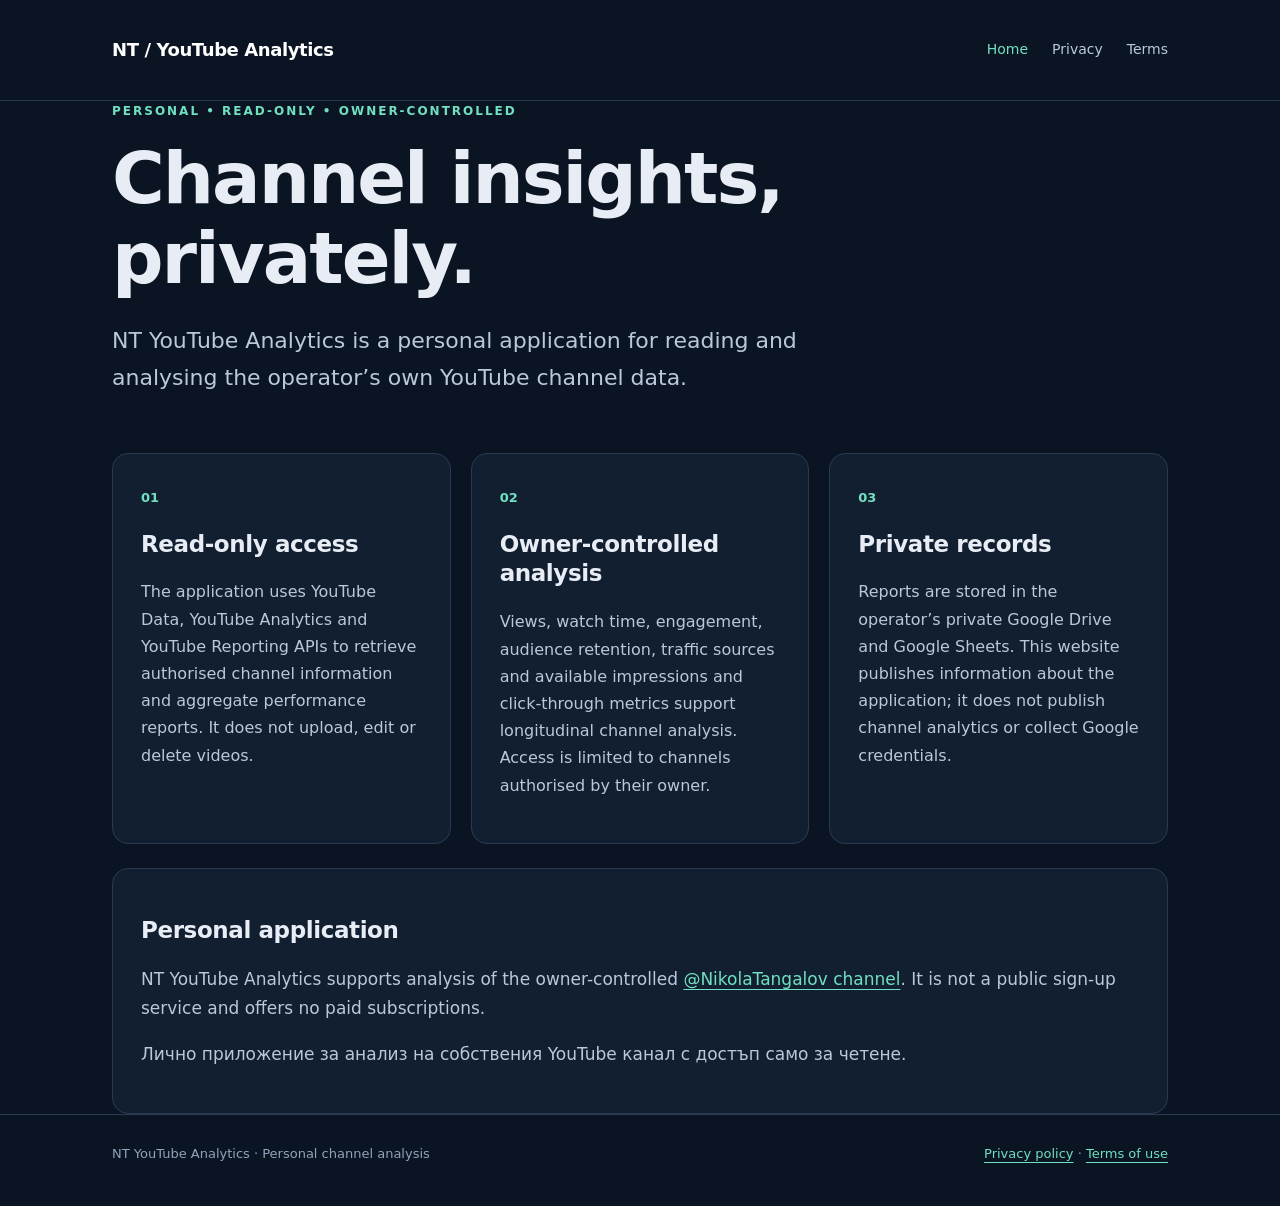
<file: index.html>
<!doctype html><html lang="en"><head><meta charset="utf-8"><meta name="viewport" content="width=device-width, initial-scale=1"><title>Channel insights, privately. · NT YouTube Analytics</title><meta name="description" content="NT YouTube Analytics is a personal application for reading and analysing the operator’s own YouTube channel data."><link rel="stylesheet" href="style.css"></head><body><a class="skip" href="#main">Skip to content</a><header><div class="wrap"><nav aria-label="Main navigation"><a class="brand" href="index.html">NT / YouTube Analytics</a><div class="links"><a href="index.html" aria-current="page">Home</a><a href="privacy.html">Privacy</a><a href="terms.html">Terms</a></div></nav></div></header><main id="main" class="wrap"><div class="eyebrow">Personal • Read-only • Owner-controlled</div><h1>Channel insights, privately.</h1><p class="intro">NT YouTube Analytics is a personal application for reading and analysing the operator’s own YouTube channel data.</p><section class="cards"><article><span class="number">01</span><h2>Read-only access</h2><p>The application uses YouTube Data, YouTube Analytics and YouTube Reporting APIs to retrieve authorised channel information and aggregate performance reports. It does not upload, edit or delete videos.</p></article><article><span class="number">02</span><h2>Owner-controlled analysis</h2><p>Views, watch time, engagement, audience retention, traffic sources and available impressions and click-through metrics support longitudinal channel analysis. Access is limited to channels authorised by their owner.</p></article><article><span class="number">03</span><h2>Private records</h2><p>Reports are stored in the operator’s private Google Drive and Google Sheets. This website publishes information about the application; it does not publish channel analytics or collect Google credentials.</p></article></section><section class="panel"><h2>Personal application</h2><p>NT YouTube Analytics supports analysis of the owner-controlled <a href="https://www.youtube.com/@NikolaTangalov">@NikolaTangalov channel</a>. It is not a public sign-up service and offers no paid subscriptions.</p><p>Лично приложение за анализ на собствения YouTube канал с достъп само за четене.</p></section></main><footer><div class="wrap foot"><span>NT YouTube Analytics · Personal channel analysis</span><span><a href="privacy.html">Privacy policy</a> · <a href="terms.html">Terms of use</a></span></div></footer></body></html>
</file>
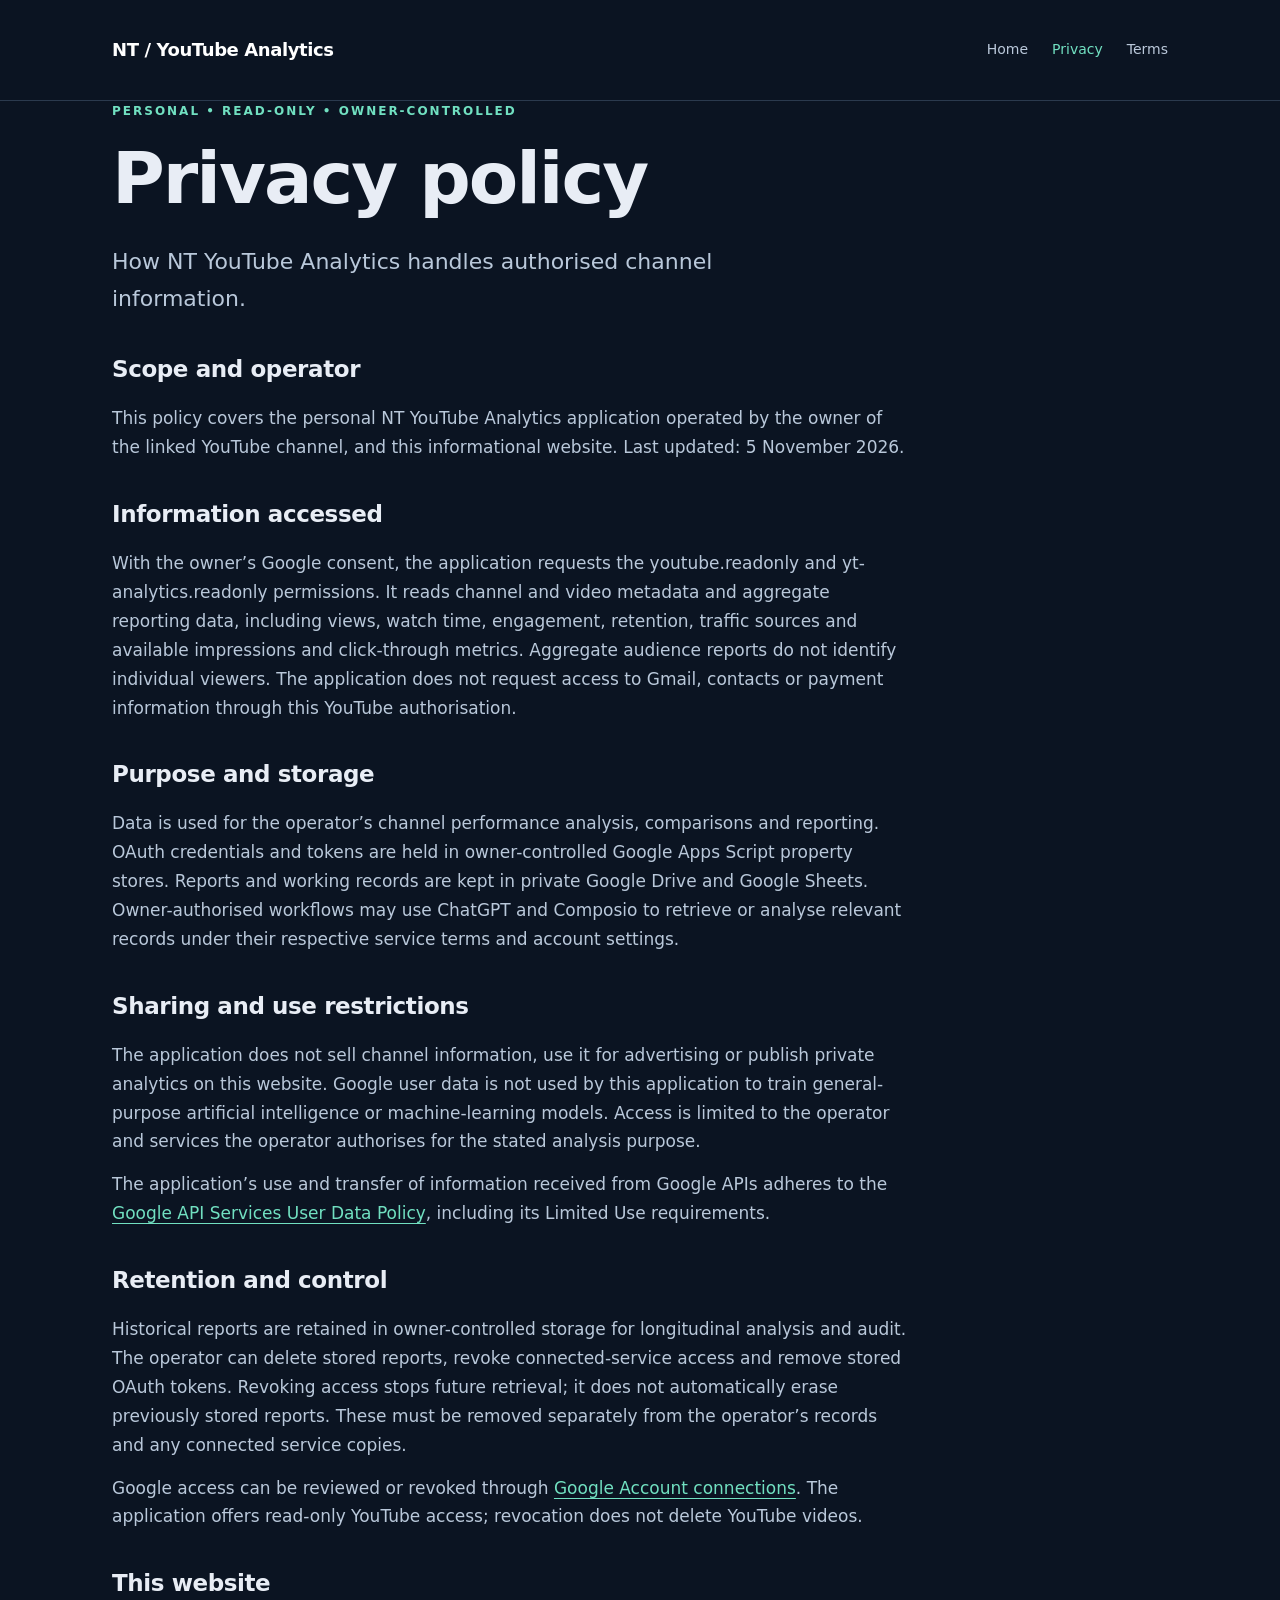
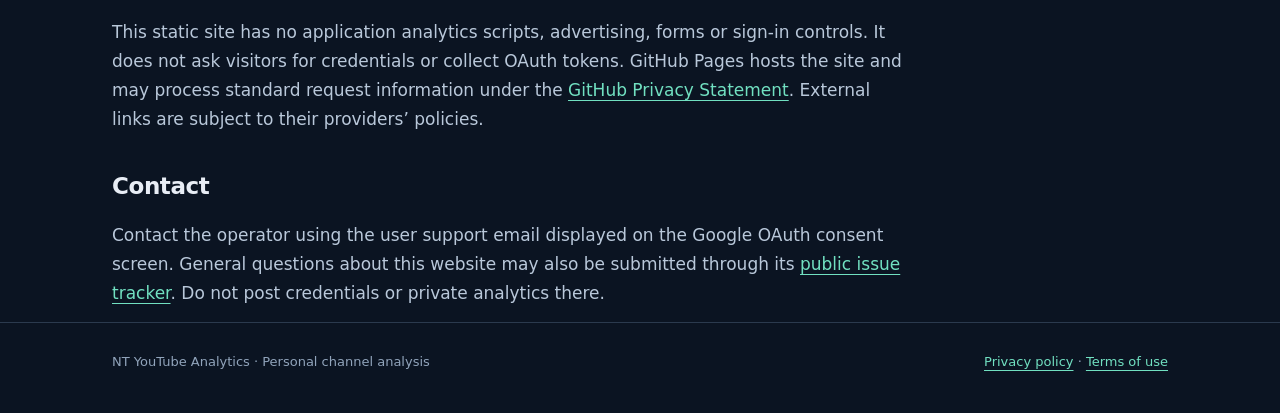
<file: privacy.html>
<!doctype html><html lang="en"><head><meta charset="utf-8"><meta name="viewport" content="width=device-width, initial-scale=1"><title>Privacy policy · NT YouTube Analytics</title><meta name="description" content="How NT YouTube Analytics handles authorised channel information."><link rel="stylesheet" href="style.css"></head><body><a class="skip" href="#main">Skip to content</a><header><div class="wrap"><nav aria-label="Main navigation"><a class="brand" href="index.html">NT / YouTube Analytics</a><div class="links"><a href="index.html">Home</a><a href="privacy.html" aria-current="page">Privacy</a><a href="terms.html">Terms</a></div></nav></div></header><main id="main" class="wrap"><div class="eyebrow">Personal • Read-only • Owner-controlled</div><h1>Privacy policy</h1><p class="intro">How NT YouTube Analytics handles authorised channel information.</p><section class="prose"><h2>Scope and operator</h2><p>This policy covers the personal NT YouTube Analytics application operated by the owner of the linked YouTube channel, and this informational website. Last updated: 5 November 2026.</p><h2>Information accessed</h2><p>With the owner’s Google consent, the application requests the youtube.readonly and yt-analytics.readonly permissions. It reads channel and video metadata and aggregate reporting data, including views, watch time, engagement, retention, traffic sources and available impressions and click-through metrics. Aggregate audience reports do not identify individual viewers. The application does not request access to Gmail, contacts or payment information through this YouTube authorisation.</p><h2>Purpose and storage</h2><p>Data is used for the operator’s channel performance analysis, comparisons and reporting. OAuth credentials and tokens are held in owner-controlled Google Apps Script property stores. Reports and working records are kept in private Google Drive and Google Sheets. Owner-authorised workflows may use ChatGPT and Composio to retrieve or analyse relevant records under their respective service terms and account settings.</p><h2>Sharing and use restrictions</h2><p>The application does not sell channel information, use it for advertising or publish private analytics on this website. Google user data is not used by this application to train general-purpose artificial intelligence or machine-learning models. Access is limited to the operator and services the operator authorises for the stated analysis purpose.</p><p>The application’s use and transfer of information received from Google APIs adheres to the <a href="https://developers.google.com/terms/api-services-user-data-policy">Google API Services User Data Policy</a>, including its Limited Use requirements.</p><h2>Retention and control</h2><p>Historical reports are retained in owner-controlled storage for longitudinal analysis and audit. The operator can delete stored reports, revoke connected-service access and remove stored OAuth tokens. Revoking access stops future retrieval; it does not automatically erase previously stored reports. These must be removed separately from the operator’s records and any connected service copies.</p><p>Google access can be reviewed or revoked through <a href="https://myaccount.google.com/connections">Google Account connections</a>. The application offers read-only YouTube access; revocation does not delete YouTube videos.</p><h2>This website</h2><p>This static site has no application analytics scripts, advertising, forms or sign-in controls. It does not ask visitors for credentials or collect OAuth tokens. GitHub Pages hosts the site and may process standard request information under the <a href="https://docs.github.com/en/site-policy/privacy-policies/github-general-privacy-statement">GitHub Privacy Statement</a>. External links are subject to their providers’ policies.</p><h2>Contact</h2><p>Contact the operator using the user support email displayed on the Google OAuth consent screen. General questions about this website may also be submitted through its <a href="https://github.com/michaeltangalov-droid/michaeltangalov-droid.github.io/issues">public issue tracker</a>. Do not post credentials or private analytics there.</p></section></main><footer><div class="wrap foot"><span>NT YouTube Analytics · Personal channel analysis</span><span><a href="privacy.html">Privacy policy</a> · <a href="terms.html">Terms of use</a></span></div></footer></body></html>
</file>
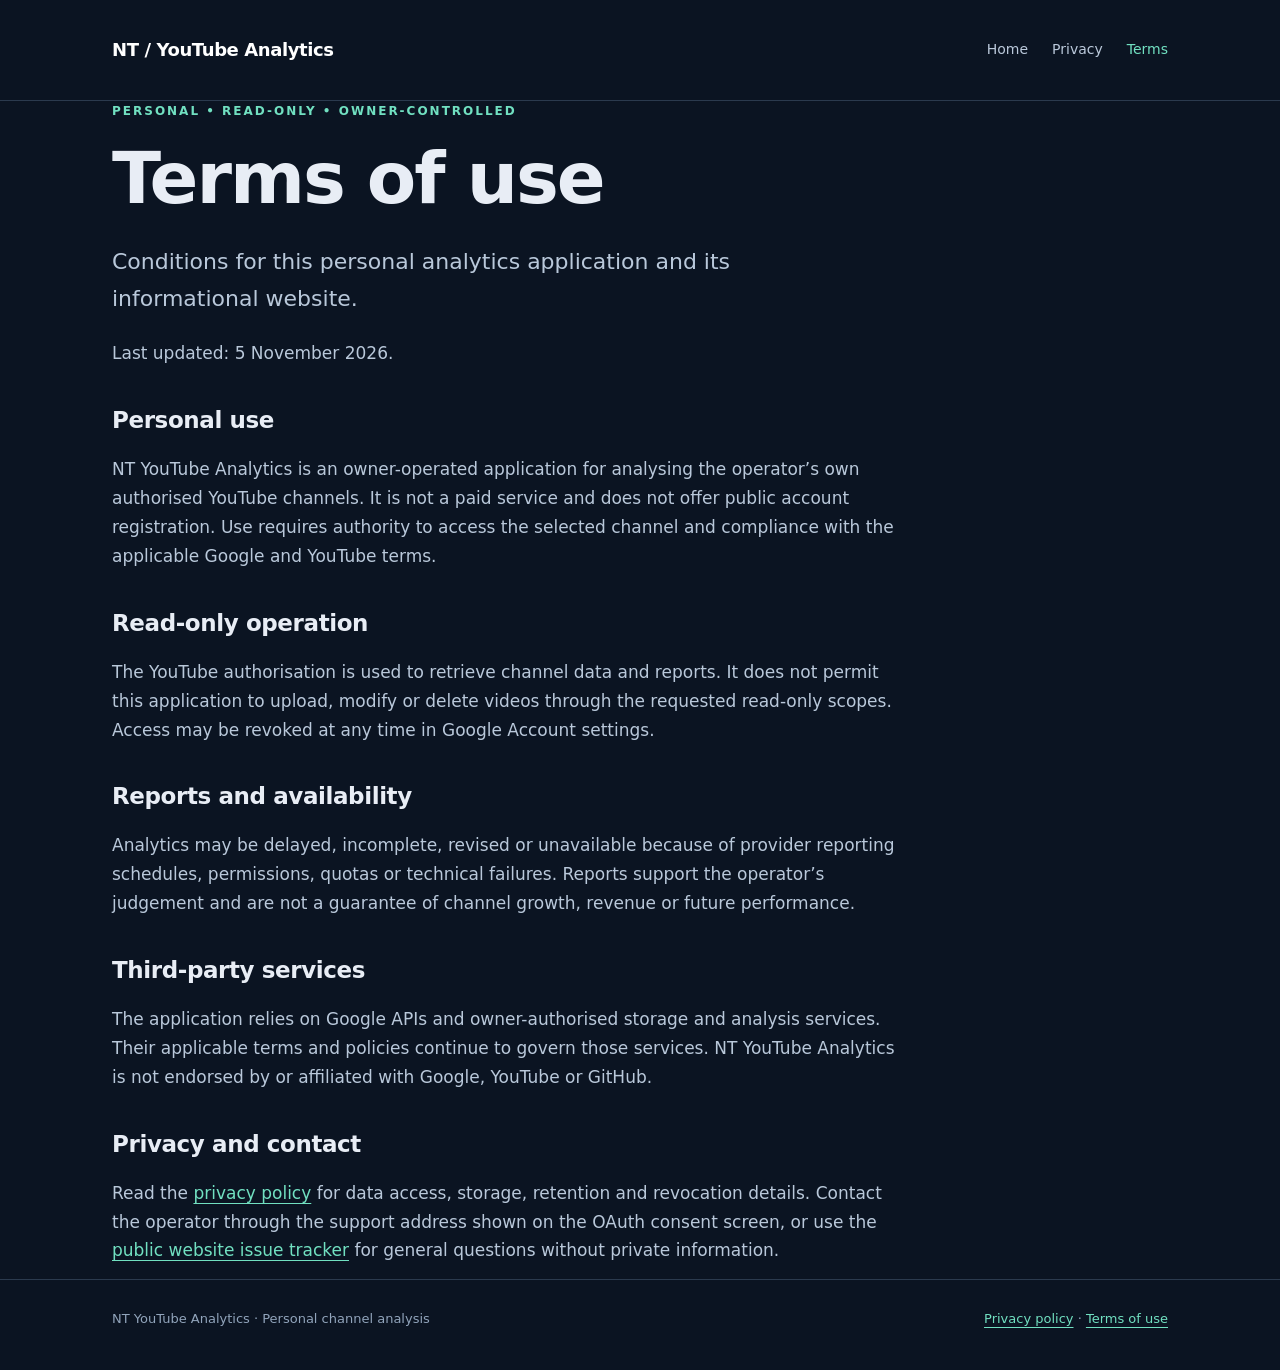
<file: terms.html>
<!doctype html><html lang="en"><head><meta charset="utf-8"><meta name="viewport" content="width=device-width, initial-scale=1"><title>Terms of use · NT YouTube Analytics</title><meta name="description" content="Conditions for this personal analytics application and its informational website."><link rel="stylesheet" href="style.css"></head><body><a class="skip" href="#main">Skip to content</a><header><div class="wrap"><nav aria-label="Main navigation"><a class="brand" href="index.html">NT / YouTube Analytics</a><div class="links"><a href="index.html">Home</a><a href="privacy.html">Privacy</a><a href="terms.html" aria-current="page">Terms</a></div></nav></div></header><main id="main" class="wrap"><div class="eyebrow">Personal • Read-only • Owner-controlled</div><h1>Terms of use</h1><p class="intro">Conditions for this personal analytics application and its informational website.</p><section class="prose"><p>Last updated: 5 November 2026.</p><h2>Personal use</h2><p>NT YouTube Analytics is an owner-operated application for analysing the operator’s own authorised YouTube channels. It is not a paid service and does not offer public account registration. Use requires authority to access the selected channel and compliance with the applicable Google and YouTube terms.</p><h2>Read-only operation</h2><p>The YouTube authorisation is used to retrieve channel data and reports. It does not permit this application to upload, modify or delete videos through the requested read-only scopes. Access may be revoked at any time in Google Account settings.</p><h2>Reports and availability</h2><p>Analytics may be delayed, incomplete, revised or unavailable because of provider reporting schedules, permissions, quotas or technical failures. Reports support the operator’s judgement and are not a guarantee of channel growth, revenue or future performance.</p><h2>Third-party services</h2><p>The application relies on Google APIs and owner-authorised storage and analysis services. Their applicable terms and policies continue to govern those services. NT YouTube Analytics is not endorsed by or affiliated with Google, YouTube or GitHub.</p><h2>Privacy and contact</h2><p>Read the <a href="privacy.html">privacy policy</a> for data access, storage, retention and revocation details. Contact the operator through the support address shown on the OAuth consent screen, or use the <a href="https://github.com/michaeltangalov-droid/michaeltangalov-droid.github.io/issues">public website issue tracker</a> for general questions without private information.</p></section></main><footer><div class="wrap foot"><span>NT YouTube Analytics · Personal channel analysis</span><span><a href="privacy.html">Privacy policy</a> · <a href="terms.html">Terms of use</a></span></div></footer></body></html>
</file>
<file: style.css>
*{box-sizing:border-box}body{margin:0;background:#0b1422;color:#e8edf5;font:17px/1.7 system-ui,-apple-system,sans-serif}a{color:#71e0c1;text-underline-offset:4px}a:hover{color:#fff}a:focus-visible{outline:3px solid #71e0c1;outline-offset:5px}.wrap{max-width:1120px;margin:auto;padding:0 32px}header{border-bottom:1px solid #2b3a4e}nav{display:flex;align-items:center;justify-content:space-between;gap:24px;min-height:100px}.brand{font-size:18px;color:#fff;font-weight:750;text-decoration:none;letter-spacing:-.4px}.links{display:flex;gap:24px;font-size:14px}.links a{color:#bac8da;text-decoration:none}.links a[aria-current=page]{color:#71e0c1}main{padding-top:72px;padding-bottom:72px}.eyebrow{font-size:12px;font-weight:800;letter-spacing:2px;text-transform:uppercase;color:#71e0c1}h1{font-size:clamp(38px,6vw,72px);line-height:1.1;letter-spacing:-2px;max-width:900px;margin:18px 0 24px}h2{line-height:1.3;font-size:23px;letter-spacing:-.4px}p{color:#b9c8da}.intro{max-width:740px;font-size:22px}.cards{display:grid;grid-template-columns:repeat(3,1fr);gap:20px;margin-top:56px}.cards article,.panel{background:#111f31;border:1px solid #293b51;border-radius:16px;padding:28px}.number{color:#71e0c1;font-size:13px;font-weight:700}.cards p{font-size:16px}.panel{margin-top:24px}.prose{max-width:800px}.prose h2{margin-top:38px}.prose p{margin:14px 0}footer{border-top:1px solid #2b3a4e;padding:28px 0 40px;font-size:13px;color:#91a4bb}.foot{display:flex;justify-content:space-between;gap:24px}.skip{position:absolute;top:-80px;padding:10px;background:#fff;color:#111}.skip:focus{top:5px}@media(max-width:700px){.wrap{padding:0 22px}nav{align-items:flex-start;justify-content:center;flex-direction:column;gap:10px;padding:22px 0}.links{gap:20px}main{padding-top:42px}.cards{grid-template-columns:1fr;margin-top:36px}h1{letter-spacing:-1px}.intro{font-size:19px}.foot{flex-direction:column;gap:8px}}
</file>
